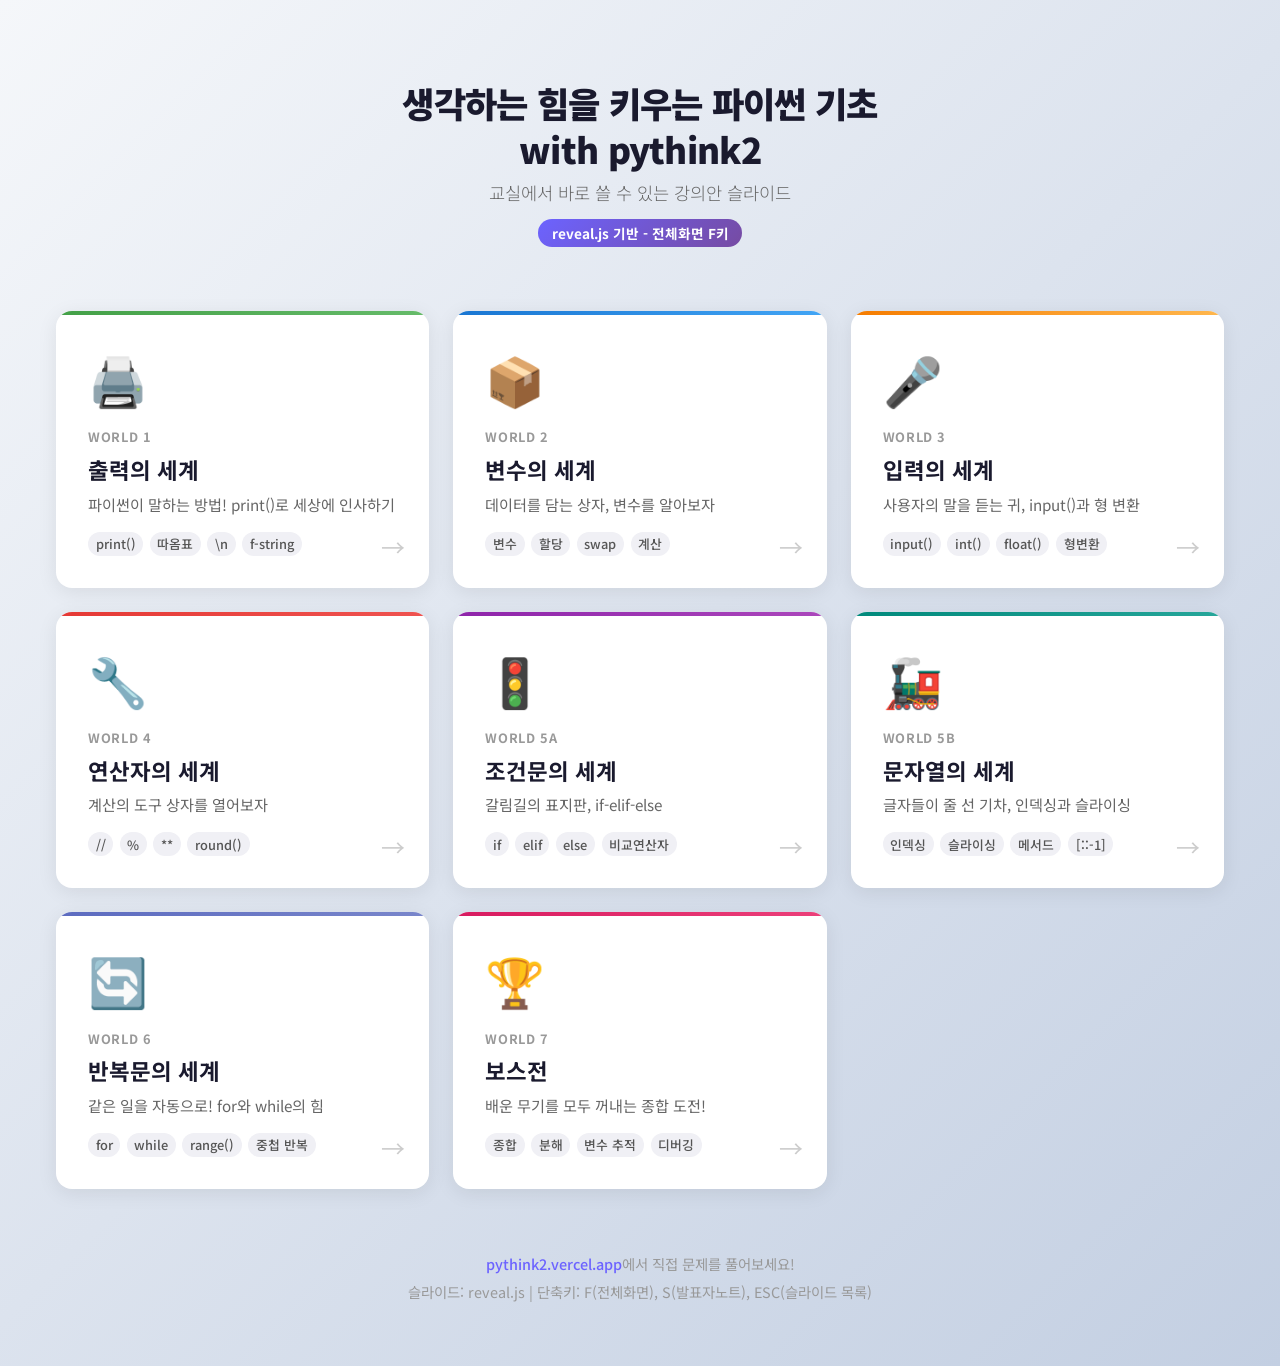
<file: index.html>
<!DOCTYPE html>
<html lang="ko">
<head>
  <meta charset="utf-8">
  <meta name="viewport" content="width=device-width, initial-scale=1.0">
  <title>생각하는 힘을 키우는 파이썬 기초 with pythink2 (강의안)</title>
  <link rel="preconnect" href="https://fonts.googleapis.com">
  <link href="https://fonts.googleapis.com/css2?family=Noto+Sans+KR:wght@300;400;500;700;900&display=swap" rel="stylesheet">
  <style>
    * { margin: 0; padding: 0; box-sizing: border-box; }

    body {
      font-family: 'Noto Sans KR', -apple-system, BlinkMacSystemFont, sans-serif;
      background: linear-gradient(135deg, #f5f7fa 0%, #c3cfe2 100%);
      min-height: 100vh;
      padding: 2rem;
    }

    .header {
      text-align: center;
      padding: 3rem 1rem 2rem;
    }

    .header h1 {
      font-size: 2.2em;
      font-weight: 900;
      color: #1a1a2e;
      letter-spacing: -0.02em;
      line-height: 1.3;
    }

    .header .subtitle {
      font-size: 1.1em;
      color: #666;
      font-weight: 300;
      margin-top: 0.5em;
    }

    .header .badge {
      display: inline-block;
      background: linear-gradient(135deg, #6c63ff, #764ba2);
      color: white;
      padding: 0.3em 1em;
      border-radius: 20px;
      font-size: 0.85em;
      font-weight: 700;
      margin-top: 1em;
    }

    .grid {
      display: grid;
      grid-template-columns: repeat(auto-fill, minmax(320px, 1fr));
      gap: 1.5rem;
      max-width: 1200px;
      margin: 2rem auto;
      padding: 0 1rem;
    }

    .card {
      background: white;
      border-radius: 16px;
      padding: 2rem;
      box-shadow: 0 4px 20px rgba(0,0,0,0.08);
      transition: transform 0.2s ease, box-shadow 0.2s ease;
      text-decoration: none;
      color: inherit;
      display: block;
      position: relative;
      overflow: hidden;
    }

    .card:hover {
      transform: translateY(-4px);
      box-shadow: 0 8px 30px rgba(0,0,0,0.15);
    }

    .card::before {
      content: '';
      position: absolute;
      top: 0;
      left: 0;
      right: 0;
      height: 4px;
    }

    .card:nth-child(1)::before { background: linear-gradient(90deg, #43a047, #66bb6a); }
    .card:nth-child(2)::before { background: linear-gradient(90deg, #1976d2, #42a5f5); }
    .card:nth-child(3)::before { background: linear-gradient(90deg, #f57c00, #ffb74d); }
    .card:nth-child(4)::before { background: linear-gradient(90deg, #e53935, #ef5350); }
    .card:nth-child(5)::before { background: linear-gradient(90deg, #8e24aa, #ab47bc); }
    .card:nth-child(6)::before { background: linear-gradient(90deg, #00897b, #26a69a); }
    .card:nth-child(7)::before { background: linear-gradient(90deg, #5c6bc0, #7986cb); }
    .card:nth-child(8)::before { background: linear-gradient(90deg, #d81b60, #ec407a); }

    .card-emoji {
      font-size: 3em;
      margin-bottom: 0.3em;
    }

    .card-world {
      font-size: 0.8em;
      font-weight: 700;
      color: #999;
      text-transform: uppercase;
      letter-spacing: 0.05em;
    }

    .card h2 {
      font-size: 1.4em;
      font-weight: 700;
      color: #1a1a2e;
      margin: 0.3em 0;
    }

    .card p {
      font-size: 0.95em;
      color: #666;
      line-height: 1.5;
      margin-top: 0.5em;
    }

    .card-tags {
      display: flex;
      flex-wrap: wrap;
      gap: 0.4em;
      margin-top: 1em;
    }

    .card-tags span {
      display: inline-block;
      background: #f0f0f5;
      color: #555;
      padding: 0.2em 0.6em;
      border-radius: 12px;
      font-size: 0.8em;
      font-weight: 500;
    }

    .card-arrow {
      position: absolute;
      bottom: 1.5rem;
      right: 1.5rem;
      font-size: 1.5em;
      color: #ccc;
      transition: color 0.2s, transform 0.2s;
    }

    .card:hover .card-arrow {
      color: #6c63ff;
      transform: translateX(4px);
    }

    .footer {
      text-align: center;
      padding: 2rem 1rem;
      color: #999;
      font-size: 0.9em;
    }

    .footer a {
      color: #6c63ff;
      text-decoration: none;
      font-weight: 500;
    }

    @media (max-width: 700px) {
      .header h1 { font-size: 1.5em; }
      .grid { grid-template-columns: 1fr; }
      body { padding: 1rem; }
    }
  </style>
</head>
<body>

  <div class="header">
    <h1>생각하는 힘을 키우는 파이썬 기초<br>with pythink2</h1>
    <p class="subtitle">교실에서 바로 쓸 수 있는 강의안 슬라이드</p>
    <span class="badge">reveal.js 기반 - 전체화면 F키</span>
  </div>

  <div class="grid">

    <a href="world1-print.html" class="card">
      <div class="card-emoji">🖨️</div>
      <div class="card-world">World 1</div>
      <h2>출력의 세계</h2>
      <p>파이썬이 말하는 방법! print()로 세상에 인사하기</p>
      <div class="card-tags">
        <span>print()</span>
        <span>따옴표</span>
        <span>\n</span>
        <span>f-string</span>
      </div>
      <div class="card-arrow">&rarr;</div>
    </a>

    <a href="world2-variable.html" class="card">
      <div class="card-emoji">📦</div>
      <div class="card-world">World 2</div>
      <h2>변수의 세계</h2>
      <p>데이터를 담는 상자, 변수를 알아보자</p>
      <div class="card-tags">
        <span>변수</span>
        <span>할당</span>
        <span>swap</span>
        <span>계산</span>
      </div>
      <div class="card-arrow">&rarr;</div>
    </a>

    <a href="world3-input.html" class="card">
      <div class="card-emoji">🎤</div>
      <div class="card-world">World 3</div>
      <h2>입력의 세계</h2>
      <p>사용자의 말을 듣는 귀, input()과 형 변환</p>
      <div class="card-tags">
        <span>input()</span>
        <span>int()</span>
        <span>float()</span>
        <span>형변환</span>
      </div>
      <div class="card-arrow">&rarr;</div>
    </a>

    <a href="world4-operator.html" class="card">
      <div class="card-emoji">🔧</div>
      <div class="card-world">World 4</div>
      <h2>연산자의 세계</h2>
      <p>계산의 도구 상자를 열어보자</p>
      <div class="card-tags">
        <span>//</span>
        <span>%</span>
        <span>**</span>
        <span>round()</span>
      </div>
      <div class="card-arrow">&rarr;</div>
    </a>

    <a href="world5a-condition.html" class="card">
      <div class="card-emoji">🚦</div>
      <div class="card-world">World 5a</div>
      <h2>조건문의 세계</h2>
      <p>갈림길의 표지판, if-elif-else</p>
      <div class="card-tags">
        <span>if</span>
        <span>elif</span>
        <span>else</span>
        <span>비교연산자</span>
      </div>
      <div class="card-arrow">&rarr;</div>
    </a>

    <a href="world5b-string.html" class="card">
      <div class="card-emoji">🚂</div>
      <div class="card-world">World 5b</div>
      <h2>문자열의 세계</h2>
      <p>글자들이 줄 선 기차, 인덱싱과 슬라이싱</p>
      <div class="card-tags">
        <span>인덱싱</span>
        <span>슬라이싱</span>
        <span>메서드</span>
        <span>[::-1]</span>
      </div>
      <div class="card-arrow">&rarr;</div>
    </a>

    <a href="world6-loop.html" class="card">
      <div class="card-emoji">🔄</div>
      <div class="card-world">World 6</div>
      <h2>반복문의 세계</h2>
      <p>같은 일을 자동으로! for와 while의 힘</p>
      <div class="card-tags">
        <span>for</span>
        <span>while</span>
        <span>range()</span>
        <span>중첩 반복</span>
      </div>
      <div class="card-arrow">&rarr;</div>
    </a>

    <a href="world7-boss.html" class="card">
      <div class="card-emoji">🏆</div>
      <div class="card-world">World 7</div>
      <h2>보스전</h2>
      <p>배운 무기를 모두 꺼내는 종합 도전!</p>
      <div class="card-tags">
        <span>종합</span>
        <span>분해</span>
        <span>변수 추적</span>
        <span>디버깅</span>
      </div>
      <div class="card-arrow">&rarr;</div>
    </a>

  </div>

  <div class="footer">
    <p>
      <a href="https://pythink2.vercel.app" target="_blank">pythink2.vercel.app</a>에서 직접 문제를 풀어보세요!
    </p>
    <p style="margin-top:0.5em;">슬라이드: reveal.js | 단축키: F(전체화면), S(발표자노트), ESC(슬라이드 목록)</p>
  </div>

</body>
</html>
</file>
